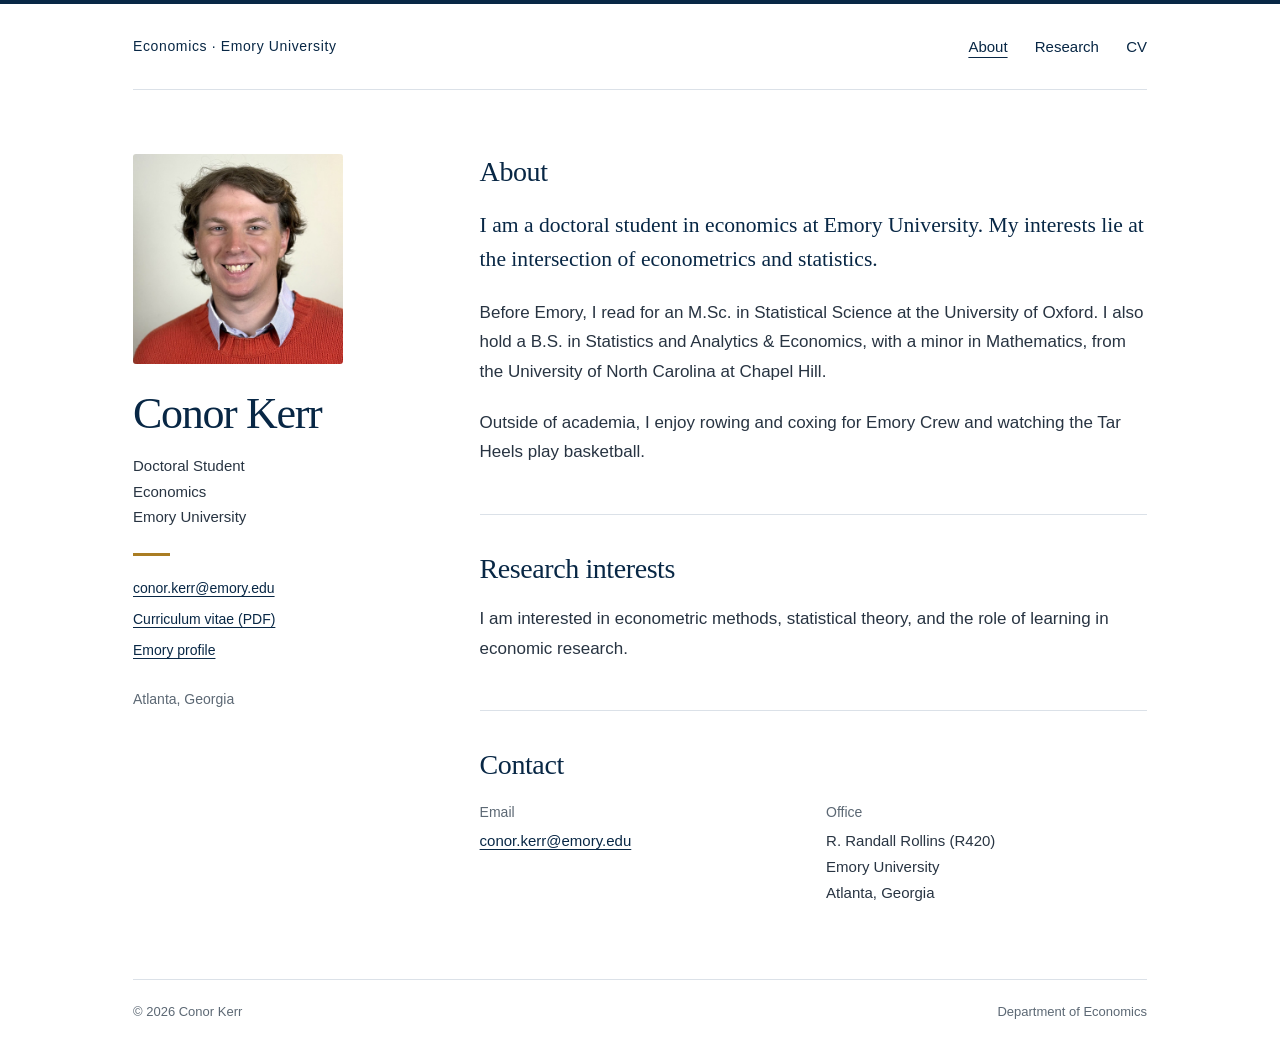
<file: index.html>
<!doctype html>
<html lang="en">
<head>
  <meta charset="utf-8">
  <meta name="viewport" content="width=device-width, initial-scale=1">
  <meta name="color-scheme" content="light">
  <meta name="description" content="Conor Kerr is a doctoral student in economics at Emory University, with interests in econometrics and statistics.">
  <meta name="author" content="Conor Kerr">
  <link rel="canonical" href="https://ckerr1.github.io/">
  <meta property="og:url" content="https://ckerr1.github.io/">
  <meta property="og:type" content="website">
  <meta property="og:title" content="Conor Kerr | Economics, Emory University">
  <meta property="og:description" content="Doctoral student in economics at Emory University. Research interests in econometrics and statistics.">
  <title>Conor Kerr | Economics, Emory University</title>
  <link rel="icon" type="image/svg+xml" sizes="any" href="assets/blank-favicon.svg">
  <link rel="stylesheet" href="assets/styles.css?v=20261002-tab-icon">
</head>
<body>
  <a class="skip-link" href="#main">Skip to content</a>
  <div class="shell">
    <header class="masthead">
      <p class="masthead-label"><a href="https://economics.emory.edu/">Economics · Emory University</a></p>
      <nav aria-label="Main navigation">
        <a href="index.html" aria-current="page">About</a>
        <a href="research.html">Research</a>
        <a href="cv.pdf" aria-label="Curriculum vitae (PDF)">CV</a>
      </nav>
    </header>
    <main id="main" class="layout">
      <aside class="profile" aria-label="Profile">
        <!-- Replace headshot.jpeg with your preferred photo to update the portrait. -->
        <img class="portrait" src="headshot.jpeg" width="500" height="500" alt="Conor Kerr" fetchpriority="high">
        <div>
          <h1>Conor Kerr</h1>
          <p class="appointment">Doctoral Student<br>Economics<br>Emory University</p>
        </div>
        <div class="profile-rule" aria-hidden="true"></div>
        <div class="profile-links">
          <a href="mailto:conor.kerr@emory.edu">conor.kerr@emory.edu</a>
          <a href="cv.pdf">Curriculum vitae (PDF)</a>
          <a href="https://economics.emory.edu/people/doctoral-students/kerr-conor.html">Emory profile</a>
        </div>
        <p class="location">Atlanta, Georgia</p>
      </aside>
      <div class="content">
        <!-- ABOUT: edit these paragraphs to update your biography. -->
        <section id="about" aria-labelledby="about-heading">
          <h2 id="about-heading">About</h2>
          <p class="lead">I am a doctoral student in economics at Emory University. My interests lie at the intersection of econometrics and statistics.</p>
          <p>Before Emory, I read for an M.Sc. in Statistical Science at the University of Oxford. I also hold a B.S. in Statistics and Analytics &amp; Economics, with a minor in Mathematics, from the University of North Carolina at Chapel Hill.</p>
          <p>Outside of academia, I enjoy rowing and coxing for Emory Crew and watching the Tar Heels play basketball.</p>
        </section>
        <!-- RESEARCH INTERESTS: edit this paragraph to update your focus. -->
        <section id="research" aria-labelledby="research-heading">
          <h2 id="research-heading">Research interests</h2>
          <p>I am interested in econometric methods, statistical theory, and the role of learning in economic research.</p>
        </section>
        <!-- A Teaching section can be added here when there is content to share. -->
        <section id="contact" aria-labelledby="contact-heading">
          <h2 id="contact-heading">Contact</h2>
          <dl class="contact">
            <div>
              <dt>Email</dt>
              <dd><a href="mailto:conor.kerr@emory.edu">conor.kerr@emory.edu</a></dd>
            </div>
            <div>
              <dt>Office</dt>
              <dd>R. Randall Rollins (R420)<br>Emory University<br>Atlanta, Georgia</dd>
            </div>
          </dl>
        </section>
      </div>
    </main>
    <footer>
      <p>© 2026 Conor Kerr</p>
      <p><a href="https://economics.emory.edu/">Department of Economics</a></p>
    </footer>
  </div>
</body>
</html>
</file>
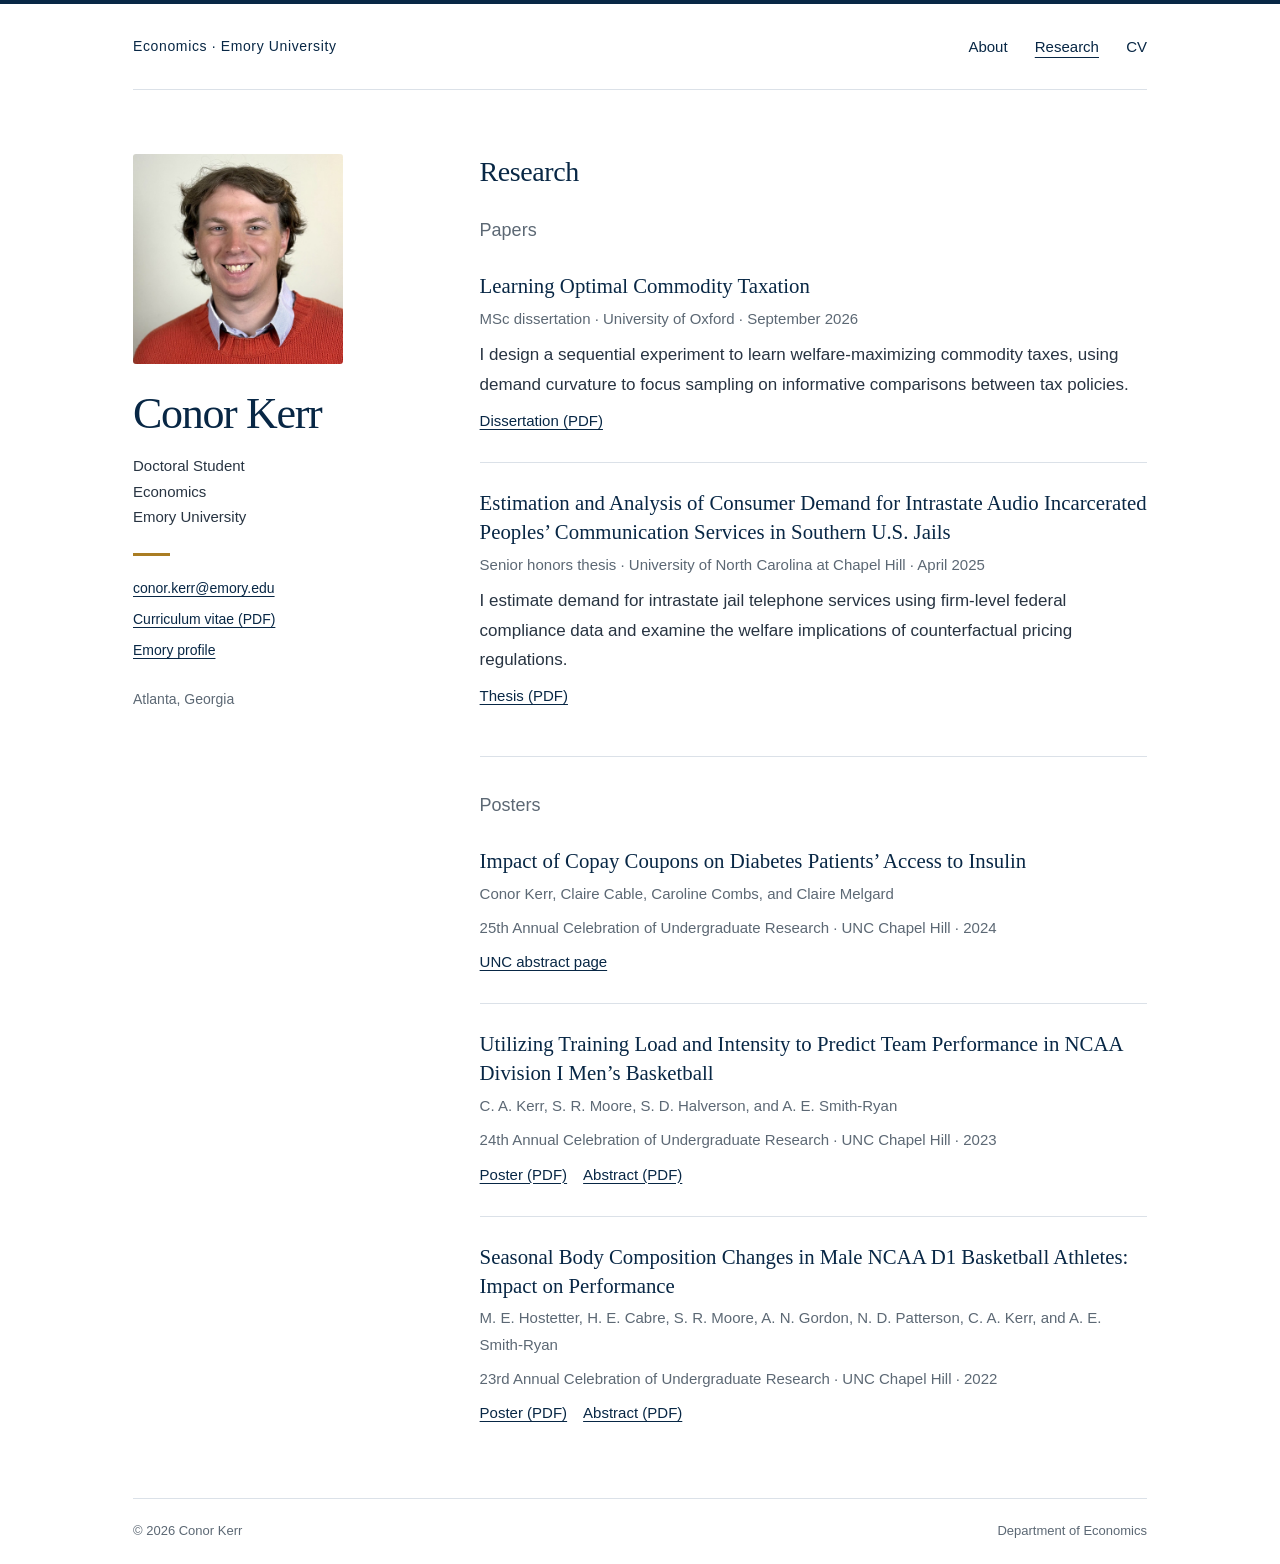
<file: research.html>
<!doctype html>
<html lang="en">
<head>
  <meta charset="utf-8">
  <meta name="viewport" content="width=device-width, initial-scale=1">
  <meta name="color-scheme" content="light">
  <meta name="description" content="Papers and posters by Conor Kerr, doctoral student in economics at Emory University.">
  <meta name="author" content="Conor Kerr">
  <link rel="canonical" href="https://ckerr1.github.io/research.html">
  <meta property="og:url" content="https://ckerr1.github.io/research.html">
  <meta property="og:type" content="website">
  <meta property="og:title" content="Research | Conor Kerr">
  <meta property="og:description" content="Papers and posters in economics, econometrics, and statistics.">
  <title>Research | Conor Kerr</title>
  <link rel="icon" type="image/svg+xml" sizes="any" href="assets/blank-favicon.svg">
  <link rel="stylesheet" href="assets/styles.css?v=20261002-tab-icon">
</head>
<body>
  <a class="skip-link" href="#main">Skip to content</a>
  <div class="shell">
    <header class="masthead">
      <p class="masthead-label"><a href="https://economics.emory.edu/">Economics · Emory University</a></p>
      <nav aria-label="Main navigation">
        <a href="index.html">About</a>
        <a href="research.html" aria-current="page">Research</a>
        <a href="cv.pdf" aria-label="Curriculum vitae (PDF)">CV</a>
      </nav>
    </header>
    <main id="main" class="layout">
      <aside class="profile" aria-label="Profile">
        <!-- Replace headshot.jpeg with your preferred photo to update the portrait. -->
        <img class="portrait" src="headshot.jpeg" width="500" height="500" alt="Conor Kerr" fetchpriority="high">
        <div>
          <h1>Conor Kerr</h1>
          <p class="appointment">Doctoral Student<br>Economics<br>Emory University</p>
        </div>
        <div class="profile-rule" aria-hidden="true"></div>
        <div class="profile-links">
          <a href="mailto:conor.kerr@emory.edu">conor.kerr@emory.edu</a>
          <a href="cv.pdf">Curriculum vitae (PDF)</a>
          <a href="https://economics.emory.edu/people/doctoral-students/kerr-conor.html">Emory profile</a>
        </div>
        <p class="location">Atlanta, Georgia</p>
      </aside>
      <div class="content">
        <h2 class="research-heading">Research</h2>
        <!-- PAPERS: update titles, dates, summaries, and PDF paths here. -->
        <section id="papers" aria-labelledby="papers-heading">
          <h3 id="papers-heading" class="section-heading">Papers</h3>
          <article class="paper" aria-labelledby="commodity-taxation-title">
            <h4 id="commodity-taxation-title">Learning Optimal Commodity Taxation</h4>
            <p class="paper-meta">MSc dissertation · University of Oxford · September 2026</p>
            <p>I design a sequential experiment to learn welfare-maximizing commodity taxes, using demand curvature to focus sampling on informative comparisons between tax policies.</p>
            <div class="paper-links">
              <a href="papers/learning-optimal-commodity-taxation.pdf" aria-label="Read Learning Optimal Commodity Taxation (PDF)">Dissertation (PDF)</a>
            </div>
          </article>
          <article class="paper" aria-labelledby="consumer-demand-title">
            <h4 id="consumer-demand-title">Estimation and Analysis of Consumer Demand for Intrastate Audio Incarcerated Peoples’ Communication Services in Southern U.S. Jails</h4>
            <p class="paper-meta">Senior honors thesis · University of North Carolina at Chapel Hill · April 2025</p>
            <p>I estimate demand for intrastate jail telephone services using firm-level federal compliance data and examine the welfare implications of counterfactual pricing regulations.</p>
            <div class="paper-links">
              <a href="papers/consumer-demand-incarcerated-communications.pdf" aria-label="Read the senior honors thesis on demand for incarcerated peoples’ communication services (PDF)">Thesis (PDF)</a>
            </div>
          </article>
        </section>
        <!-- POSTERS: these links point to the official Celebration archives. -->
        <section id="posters" aria-labelledby="posters-heading">
          <h3 id="posters-heading" class="section-heading">Posters</h3>
          <article class="paper" aria-labelledby="insulin-poster-title">
            <h4 id="insulin-poster-title">Impact of Copay Coupons on Diabetes Patients’ Access to Insulin</h4>
            <p class="paper-authors">Conor Kerr, Claire Cable, Caroline Combs, and Claire Melgard</p>
            <p class="paper-meta">25th Annual Celebration of Undergraduate Research · UNC Chapel Hill · 2024</p>
            <div class="paper-links">
              <a href="https://our.unc.edu/abstract/kerr-impact-of-copay-coupons-on-diabetes-patients-access-to-insulin/">UNC abstract page</a>
            </div>
          </article>
          <article class="paper" aria-labelledby="training-poster-title">
            <h4 id="training-poster-title">Utilizing Training Load and Intensity to Predict Team Performance in NCAA Division I Men’s Basketball</h4>
            <p class="paper-authors">C. A. Kerr, S. R. Moore, S. D. Halverson, and A. E. Smith-Ryan</p>
            <p class="paper-meta">24th Annual Celebration of Undergraduate Research · UNC Chapel Hill · 2023</p>
            <div class="paper-links">
              <a href="https://our.unc.edu/wp-content/uploads/sites/1148/2023/04/KERR-Poster-2025.pdf">Poster (PDF)</a>
              <a href="https://our.unc.edu/wp-content/uploads/sites/1148/2023/04/KERR-Abstract-2025.pdf">Abstract (PDF)</a>
            </div>
          </article>
          <article class="paper" aria-labelledby="body-composition-poster-title">
            <h4 id="body-composition-poster-title">Seasonal Body Composition Changes in Male NCAA D1 Basketball Athletes: Impact on Performance</h4>
            <p class="paper-authors">M. E. Hostetter, H. E. Cabre, S. R. Moore, A. N. Gordon, N. D. Patterson, C. A. Kerr, and A. E. Smith-Ryan</p>
            <p class="paper-meta">23rd Annual Celebration of Undergraduate Research · UNC Chapel Hill · 2022</p>
            <div class="paper-links">
              <a href="https://our.unc.edu/wp-content/uploads/sites/1148/2022/05/44986-SEASONAL-BODY-COMPOSITION-CHANGES-IN-MALE-NCAA-D1-BASKETBALL-ATHLETES.pdf">Poster (PDF)</a>
              <a href="https://our.unc.edu/wp-content/uploads/sites/1148/2022/06/2022-Celebration-Abstracts-Word-Doc-Corrected180.pdf">Abstract (PDF)</a>
            </div>
          </article>
        </section>
      </div>
    </main>
    <footer>
      <p>© 2026 Conor Kerr</p>
      <p><a href="https://economics.emory.edu/">Department of Economics</a></p>
    </footer>
  </div>
</body>
</html>
</file>
<file: assets/styles.css>
:root {
  --navy: #082745;
  --ink: #283442;
  --muted: #5c6874;
  --gold: #aa7d23;
  --line: #dbe1e8;
  --paper: #ffffff;
  --tint: #f5f7fa;
  --serif: Georgia, 'Times New Roman', serif;
  --sans: -apple-system, BlinkMacSystemFont, 'Segoe UI', Helvetica, Arial, sans-serif;
}
* { box-sizing: border-box; }
html { scroll-behavior: smooth; scroll-padding-top: 2rem; }
body { margin: 0; border-top: 4px solid var(--navy); background: var(--paper); color: var(--ink); font: 1.0625rem/1.75 var(--sans); }
a { color: var(--navy); text-decoration-thickness: 1px; text-underline-offset: .2em; }
a:hover { color: #765310; }
a:focus-visible, summary:focus-visible { outline: 3px solid var(--gold); outline-offset: 5px; border-radius: 2px; }
p { margin: 0 0 1.3rem; }
.shell { max-width: 1110px; margin-inline: auto; padding-inline: 3rem; }
.skip-link { position: absolute; top: -100px; left: 1rem; padding: .55rem 1rem; background: var(--navy); color: white; z-index: 5; }
.skip-link:focus { top: 1rem; }
.masthead { display: flex; align-items: center; justify-content: space-between; gap: 2rem; padding-block: 1.45rem; border-bottom: 1px solid var(--line); }
.masthead-label { margin: 0; color: var(--muted); font-size: .875rem; letter-spacing: .045em; }
.masthead-label a { text-decoration: none; }
nav { display: flex; flex-wrap: wrap; gap: 1.7rem; font-size: .9375rem; }
nav a { padding-block: .4rem; text-decoration: none; }
nav a:hover { text-decoration: underline; }
nav a[aria-current="page"] { text-decoration: underline; text-underline-offset: .35em; }
.layout { display: grid; grid-template-columns: 265px minmax(0, 1fr); gap: 5.1rem; padding-top: 4rem; padding-bottom: 4.5rem; }
.profile { align-self: start; }
.portrait { display: block; width: 210px; max-width: 100%; height: auto; aspect-ratio: 1; object-fit: cover; border-radius: 3px; margin-bottom: 1.55rem; }
h1 { margin: 0 0 .85rem; color: var(--navy); font: normal 2.75rem/1.15 var(--serif); letter-spacing: -.03em; }
.appointment { margin: 0 0 1.45rem; color: var(--ink); font-size: .9375rem; line-height: 1.7; }
.profile-rule { width: 2.3rem; height: 3px; margin-bottom: 1.25rem; background: var(--gold); }
.profile-links { display: flex; flex-direction: column; align-items: start; gap: .4rem; font-size: .875rem; }
.profile-links a { overflow-wrap: anywhere; }
.location { margin-top: 1.55rem; color: var(--muted); font-size: .875rem; }
.content { min-width: 0; }
section { scroll-margin-top: 2rem; }
section + section { margin-top: 2.9rem; padding-top: 2.25rem; border-top: 1px solid var(--line); }
h2 { margin: 0 0 1.15rem; color: var(--navy); font: normal 1.75rem/1.25 var(--serif); letter-spacing: -.015em; }
.lead { color: var(--navy); font: normal 1.35rem/1.6 var(--serif); }
.research-intro { margin-bottom: 1.25rem; }
.contact { display: grid; grid-template-columns: minmax(0, 1fr) minmax(0, 1fr); gap: 1.6rem; margin: 0; }
.contact dt { color: var(--muted); font-size: .875rem; margin-bottom: .2rem; }
.contact dd { margin: 0; font-size: .9375rem; }
.contact dd a { overflow-wrap: anywhere; }
.paper { margin-top: 1.75rem; }
.paper + .paper { padding-top: 1.55rem; border-top: 1px solid var(--line); }
.research-heading { margin-bottom: 1.8rem; }
.section-heading { margin: 0 0 1rem; color: var(--muted); font: 1.125rem/1.4 var(--sans); }
.paper-authors { color: var(--muted); font-size: .9375rem; }
.paper h3, .paper h4 { margin: 0 0 .35rem; color: var(--navy); font: normal 1.3rem/1.4 var(--serif); }
.paper p { margin-bottom: .5rem; }
.paper-meta { color: var(--muted); font-size: .9375rem; }
.paper-links { display: flex; flex-wrap: wrap; gap: 1rem; font-size: .9375rem; }
.teaching-list { padding-left: 1.25rem; }
footer { display: flex; flex-wrap: wrap; justify-content: space-between; gap: .5rem 2rem; padding-block: 1.3rem; border-top: 1px solid var(--line); color: var(--muted); font-size: .8125rem; }
footer p { margin: 0; }
footer a { color: var(--muted); text-decoration: none; }
footer a:hover { text-decoration: underline; }
@media (max-width: 900px) {
  .shell { padding-inline: 2rem; }
  .layout { grid-template-columns: 225px minmax(0, 1fr); gap: 3rem; }
  .contact { grid-template-columns: 1fr; }
}
@media (max-width: 650px) {
  .shell { padding-inline: 1.5rem; }
  .masthead { align-items: start; flex-direction: column; gap: .55rem; padding-block: 1.1rem; }
  nav { gap: 1.35rem; }
  .layout { grid-template-columns: minmax(0, 1fr); gap: 2.75rem; padding-block: 2.2rem 3rem; }
  .profile { display: grid; grid-template-columns: 112px minmax(0, 1fr); column-gap: 1.25rem; align-items: start; }
  .portrait { width: 112px; grid-row: span 2; margin: 0; }
  h1 { font-size: 2.1rem; margin-bottom: .55rem; }
  .appointment { font-size: .875rem; margin: 0; }
  .profile-rule { display: none; }
  .profile-links { grid-column: 1 / -1; flex-direction: row; flex-wrap: wrap; gap: .6rem 1.5rem; margin-top: 1.1rem; }
  .location { display: none; }
  h2 { font-size: 1.6rem; }
  .lead { font-size: 1.25rem; }
  section + section { margin-top: 2.2rem; padding-top: 1.8rem; }
  .contact { grid-template-columns: minmax(0, 1fr) minmax(0, 1fr); gap: 1rem; }
}
@media (max-width: 380px) {
  .profile { grid-template-columns: 90px minmax(0, 1fr); gap: 1rem; }
  .portrait { width: 90px; }
  h1 { font-size: 1.85rem; }
  .contact { grid-template-columns: 1fr; }
}
@media (prefers-reduced-motion: reduce) { html { scroll-behavior: auto; } }
@media print {
  body { border: 0; font-size: 10pt; }
  .shell { padding: 0; max-width: none; }
  .masthead, .skip-link, footer { display: none; }
  .layout { padding-block: 0; gap: 2rem; grid-template-columns: 185px minmax(0, 1fr); }
  .portrait { width: 155px; }
  h1 { font-size: 24pt; }
  h2 { font-size: 17pt; }
  .lead { font-size: 13pt; }
  section + section { margin-top: 1.7rem; padding-top: 1.3rem; }
  section { break-inside: avoid; }
}
</file>
